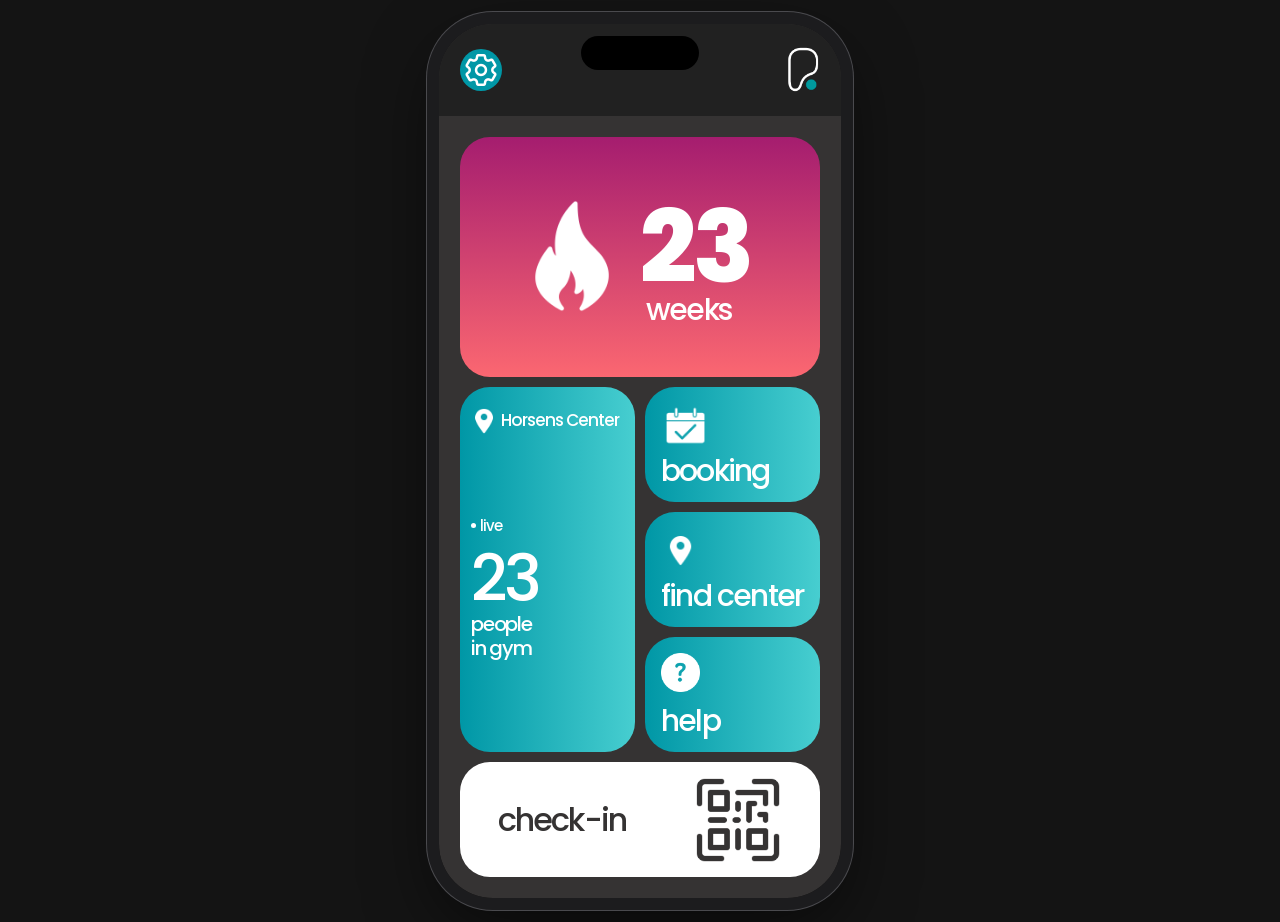
<file: index.html>
<!DOCTYPE html>
<html lang="en">

<head>
    <meta charset="UTF-8">
    <title>PureGym</title>
    <link rel="stylesheet" href="app.css">
</head>

<body>

    <!-- Figma 1:87 — LandingPage -->
    <div class="device">
        <div class="screen">

            <header class="header">
                <!-- Inert. The goal screen is opened by the small gear beside
                     "2/week" on the streak screens, not by this one. -->
                <div class="settings inert">
                    <span class="icon icon-gear"></span>
                </div>
                <img class="logo" src="assets/logo.png" alt="PureGym">
            </header>

            <main class="dashboard">

                <!-- Streak -->
                <a class="tile tile-streak" href="streak-0.html">
                    <span class="icon icon-flame"></span>
                    <span class="streak-count">23</span>
                    <span class="streak-unit">weeks</span>
                </a>

                <!-- Foot traffic  -->
                <a class="tile tile-traffic" href="traffic-23.html">
                    <div class="centre">
                        <span class="icon icon-pin"></span>
                        <span>Horsens Center</span>
                    </div>
                    <div class="live">
                        <span class="live-dot"></span>
                        <span>live</span>
                    </div>
                    <div class="count">23</div>
                    <div class="count-label">people<br>in gym</div>
                </a>

                <!-- Booking -->
                <a class="tile tile-small tile-booking" href="booking.html">
                    <span class="icon icon-calendar"></span>
                    <span class="label">booking</span>
                </a>


                <div class="tile tile-small tile-find">
                    <span class="icon icon-pin"></span>
                    <a class="label" href="https://www.puregym.dk/find-center?gclsrc=aw.ds&gad_source=1&gad_campaignid=21455199071&gbraid=0AAAAADxI8p1xSm8RHSZy8ktOw-5kxCMQ7&gclid=CjwKCAjwiL7VBhA-EiwAhZi9ELnfHE-fHTEl8K2r07Oc8BgGGzz0VVtnp_NaTgES92-imbwt6ZYZ_RoCu78QAvD_BwE">find center</a>
                </div>

                <div class="tile tile-small tile-help">
                    <span class="icon icon-question"></span>
                    <a class="label" href="https://www.puregym.com/help-centre/">help</a>
                </div>

                <div class="tile tile-checkin">
                    <a class="label" href="qr-scan.html">check-in</a>
                    <span class="icon icon-qr"></span>
                </div>

            </main>

        </div>
    </div>

</body>

</html>
</file>
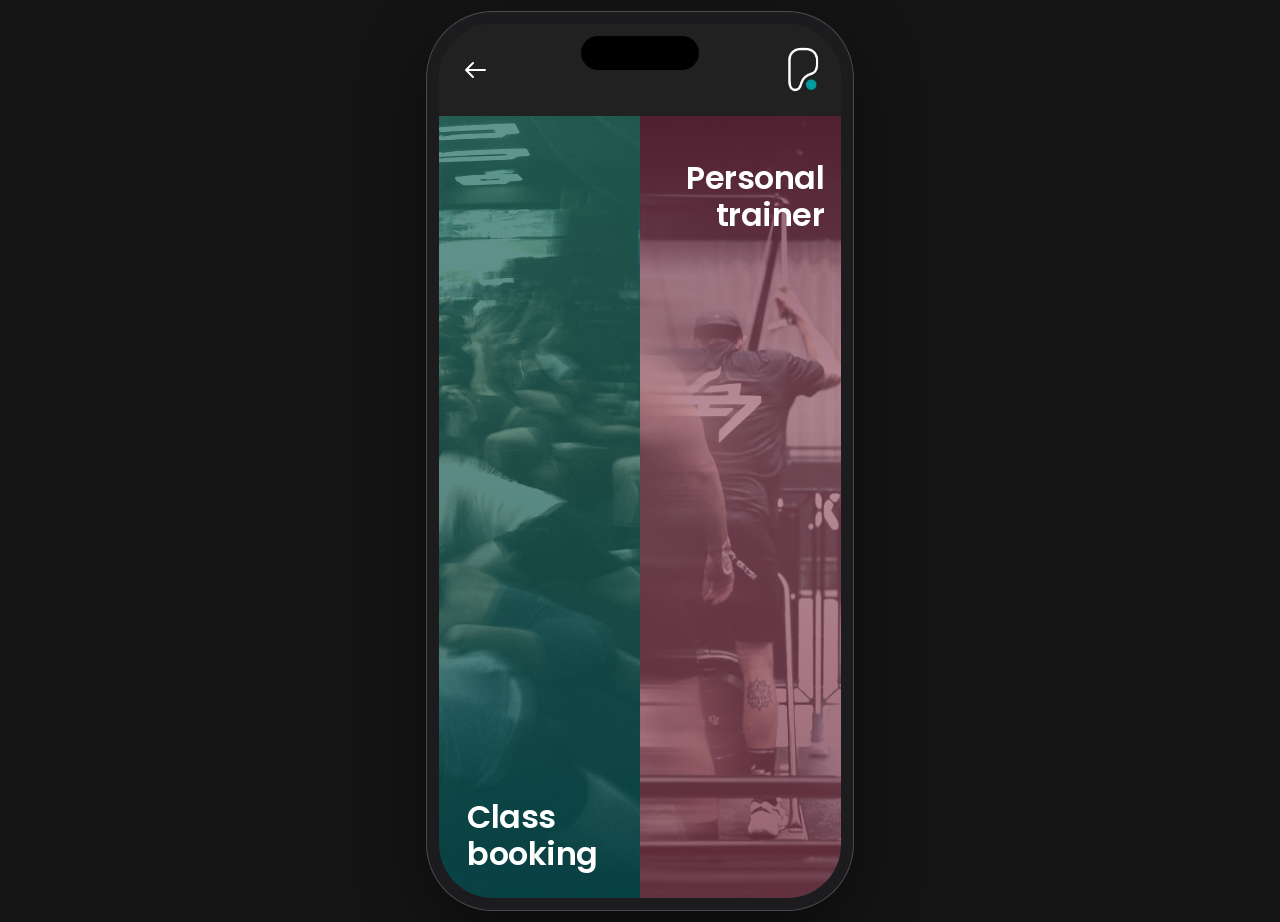
<file: booking.html>
<!DOCTYPE html>
<html lang="en">

<head>
    <meta charset="UTF-8">
    <title>PureGym — Booking</title>

    <link rel="stylesheet" href="app.css">
</head>

<body>

    <!-- Figma 22:366 — Booking.
         Neither half is a hotspot in the prototype, so both are inert. -->
    <div class="device">
        <div class="screen">

            <header class="header">
                <a class="back" href="index.html" aria-label="Go back">
                    <svg viewBox="0 0 30 30" fill="none" aria-hidden="true">
                        <path d="M25 15H6M6 15l7-7M6 15l7 7" stroke="currentColor"
                              stroke-width="2" stroke-linecap="round" stroke-linejoin="round" />
                    </svg>
                </a>
                <img class="logo" src="assets/logo.png" alt="PureGym">
            </header>

            <main class="booking-main">

                <div class="booking-half booking-class inert">
                    <img src="assets/photo-class.png" alt="">
                    <div class="booking-label">Class<br>booking</div>
                </div>

                <div class="booking-half booking-trainer inert">
                    <img src="assets/photo-trainer.png" alt="">
                    <div class="booking-label">Personal<br>trainer</div>
                </div>

            </main>

        </div>
    </div>

</body>

</html>
</file>
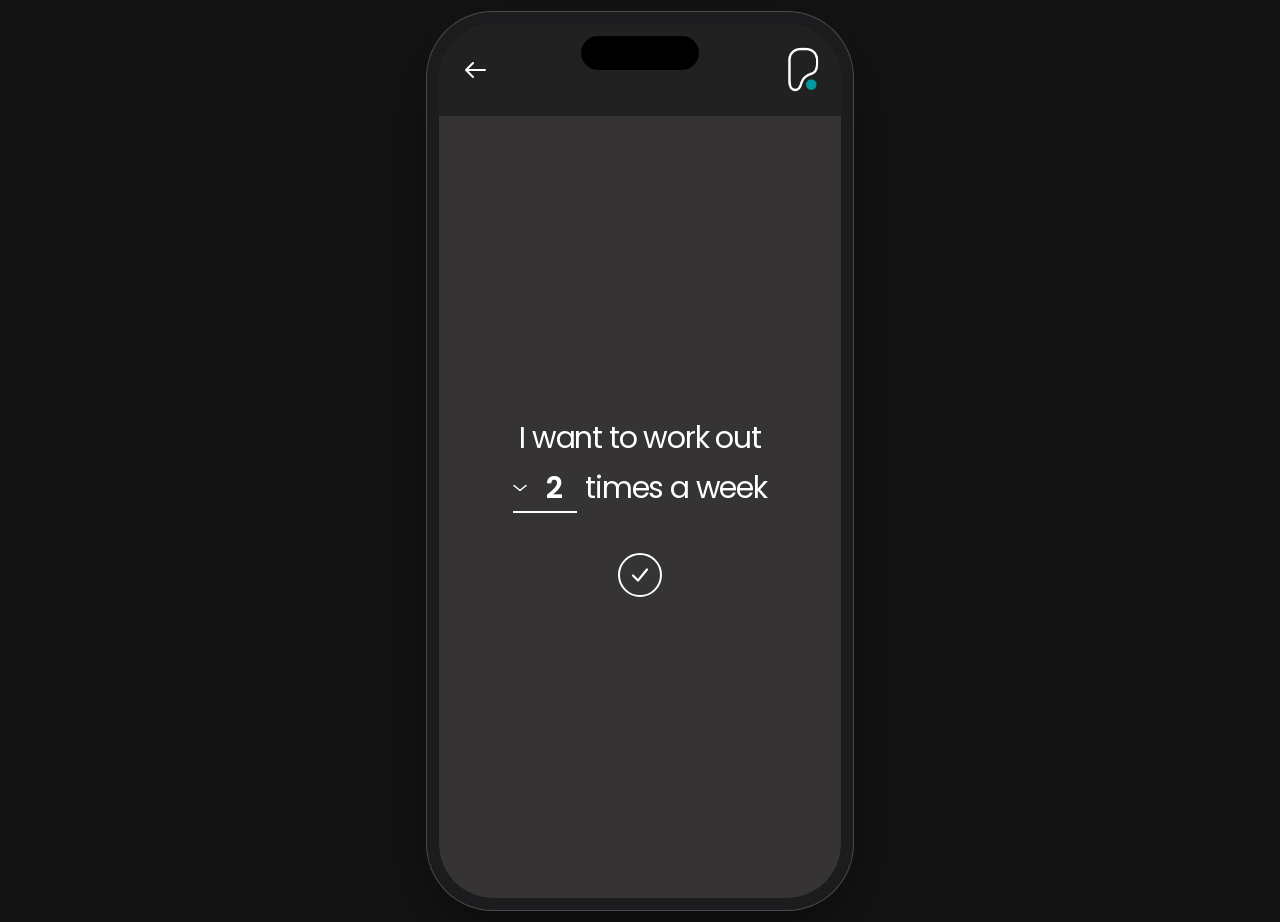
<file: goal.html>
<!DOCTYPE html>
<html lang="en">

<head>
    <meta charset="UTF-8">
    <title>PureGym — Streak goal</title>

    <link rel="stylesheet" href="app.css">
</head>

<body>

    <!-- Figma "StreakTweak".  An orphan frame in the prototype; reached here
         from the settings gear on the home screen. -->
    <div class="device">
        <div class="screen">

            <header class="header">
                <a class="back" href="index.html" aria-label="Go back">
                    <svg viewBox="0 0 30 30" fill="none" aria-hidden="true">
                        <path d="M25 15H6M6 15l7-7M6 15l7 7" stroke="currentColor"
                              stroke-width="2" stroke-linecap="round" stroke-linejoin="round" />
                    </svg>
                </a>
                <img class="logo" src="assets/logo.png" alt="PureGym">
            </header>

            <main class="goal-main">

                <div class="goal-sentence">
                    <span class="goal-line">I want to work out</span>
                    <span class="goal-line">
                        <span class="goal-select">
                            <svg class="chevron" viewBox="0 0 14 8" fill="none" aria-hidden="true">
                                <path d="M1 1.5l6 5 6-5" stroke="currentColor"
                                      stroke-width="1.6" stroke-linecap="round" stroke-linejoin="round" />
                            </svg>
                            <select aria-label="Workouts per week">
                                <option>1</option>
                                <option selected>2</option>
                                <option>3</option>
                                <option>4</option>
                                <option>5</option>
                                <option>6</option>
                                <option>7</option>
                            </select>
                        </span>
                        times a week
                    </span>
                </div>

                <a class="goal-confirm" href="streak-0.html" aria-label="Confirm">
                    <svg viewBox="0 0 22 22" fill="none" aria-hidden="true">
                        <path d="M4 11.5l5 5 9-11" stroke="currentColor"
                              stroke-width="2.2" stroke-linecap="round" stroke-linejoin="round" />
                    </svg>
                </a>

            </main>

        </div>
    </div>

</body>

</html>
</file>
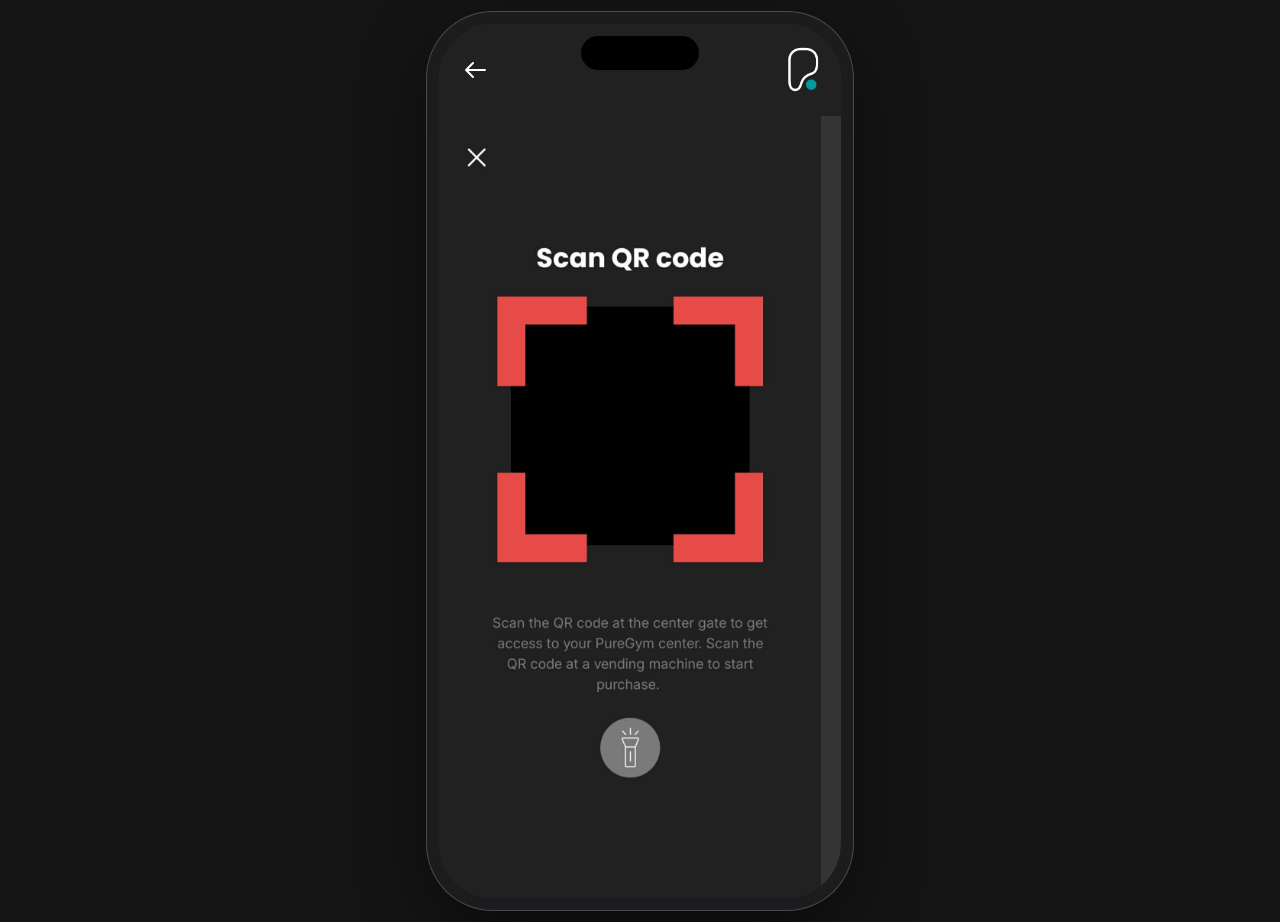
<file: qr-scan.html>
<!DOCTYPE html>
<html lang="en">

<head>
    <meta charset="UTF-8">
    <title>PureGym — Booking</title>

    <link rel="stylesheet" href="app.css">
</head>

<body>

    <!-- Figma 22:366 — Booking.
         Neither half is a hotspot in the prototype, so both are inert. -->
    <div class="device">
        <div class="screen">

            <header class="header">
                <a class="back" href="index.html" aria-label="Go back">
                    <svg viewBox="0 0 30 30" fill="none" aria-hidden="true">
                        <path d="M25 15H6M6 15l7-7M6 15l7 7" stroke="currentColor"
                              stroke-width="2" stroke-linecap="round" stroke-linejoin="round" />
                    </svg>
                </a>
                <img class="logo" src="assets/logo.png" alt="PureGym">
            </header>

            <main class="booking-main">

              <img src="assets/dummyqrscan.jpg">

            </main>

        </div>
    </div>

</body>

</html>
</file>
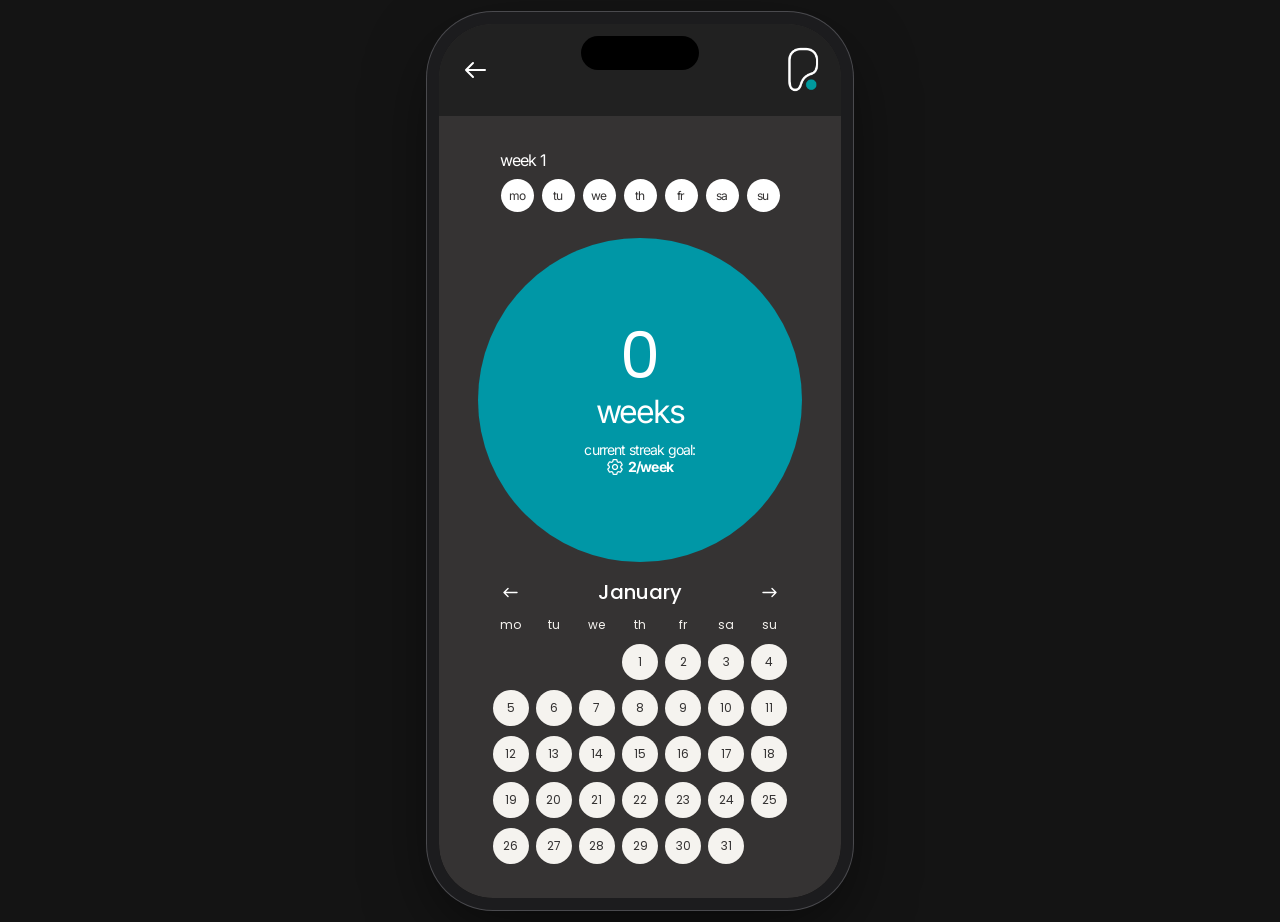
<file: streak-0.html>
<!DOCTYPE html>
<html lang="en">

<head>
    <meta charset="UTF-8">
    <title>PureGym — Streak</title>

    <link rel="stylesheet" href="app.css">
</head>

<body>

    <!-- Figma 14:1232 — NoStreak.  Tap the circle -> 14:1716 -->
    <div class="device">
        <div class="screen">

            <header class="header">
                <a class="back" href="index.html" aria-label="Go back">
                    <svg viewBox="0 0 30 30" fill="none" aria-hidden="true">
                        <path d="M25 15H6M6 15l7-7M6 15l7 7" stroke="currentColor"
                              stroke-width="2" stroke-linecap="round" stroke-linejoin="round" />
                    </svg>
                </a>
                <img class="logo" src="assets/logo.png" alt="PureGym">
            </header>

            <main class="streak-main">

                <div class="week">
                    <div class="week-label">week 1</div>
                    <div class="week-strip">
                        <div class="week-day">mo</div>
                        <div class="week-day">tu</div>
                        <div class="week-day">we</div>
                        <div class="week-day">th</div>
                        <div class="week-day">fr</div>
                        <div class="week-day">sa</div>
                        <div class="week-day">su</div>
                    </div>
                </div>

                <div class="counter">
                    <!-- transparent hotspot: advances to the next streak state -->
                    <a class="counter-hit" href="streak-1.html" aria-label="Next streak state"></a>

                    <div class="counter-value">0</div>
                    <div class="counter-unit">weeks</div>
                    <div class="counter-goal">
                        current streak goal:
                        <span class="goal-value">
                            <a class="goal-gear" href="goal.html" aria-label="Change streak goal">
                                <span class="icon icon-gear"></span>
                            </a>2/week
                        </span>
                    </div>
                </div>

                <div class="calendar">
                    <div class="cal-nav cal-prev">
                        <svg viewBox="0 0 15 12" fill="none" aria-hidden="true">
                            <path d="M14 6H1M1 6l4-4M1 6l4 4" stroke="currentColor"
                                  stroke-width="1.4" stroke-linecap="round" stroke-linejoin="round" />
                        </svg>
                    </div>
                    <div class="cal-month">January</div>
                    <div class="cal-nav cal-next">
                        <svg viewBox="0 0 15 12" fill="none" aria-hidden="true">
                            <path d="M1 6h13M14 6l-4-4M14 6l-4 4" stroke="currentColor"
                                  stroke-width="1.4" stroke-linecap="round" stroke-linejoin="round" />
                        </svg>
                    </div>

                    <div class="cal-weekday">mo</div>
                    <div class="cal-weekday">tu</div>
                    <div class="cal-weekday">we</div>
                    <div class="cal-weekday">th</div>
                    <div class="cal-weekday">fr</div>
                    <div class="cal-weekday">sa</div>
                    <div class="cal-weekday">su</div>

                    <!-- January starts on a Thursday, so three blanks first -->
                    <div class="cal-day is-empty"></div>
                    <div class="cal-day is-empty"></div>
                    <div class="cal-day is-empty"></div>

                    <div class="cal-day">1</div>
                    <div class="cal-day">2</div>
                    <div class="cal-day">3</div>
                    <div class="cal-day">4</div>
                    <div class="cal-day">5</div>
                    <div class="cal-day">6</div>
                    <div class="cal-day">7</div>
                    <div class="cal-day">8</div>
                    <div class="cal-day">9</div>
                    <div class="cal-day">10</div>
                    <div class="cal-day">11</div>
                    <div class="cal-day">12</div>
                    <div class="cal-day">13</div>
                    <div class="cal-day">14</div>
                    <div class="cal-day">15</div>
                    <div class="cal-day">16</div>
                    <div class="cal-day">17</div>
                    <div class="cal-day">18</div>
                    <div class="cal-day">19</div>
                    <div class="cal-day">20</div>
                    <div class="cal-day">21</div>
                    <div class="cal-day">22</div>
                    <div class="cal-day">23</div>
                    <div class="cal-day">24</div>
                    <div class="cal-day">25</div>
                    <div class="cal-day">26</div>
                    <div class="cal-day">27</div>
                    <div class="cal-day">28</div>
                    <div class="cal-day">29</div>
                    <div class="cal-day">30</div>
                    <div class="cal-day">31</div>
                </div>

            </main>

        </div>
    </div>

</body>

</html>
</file>
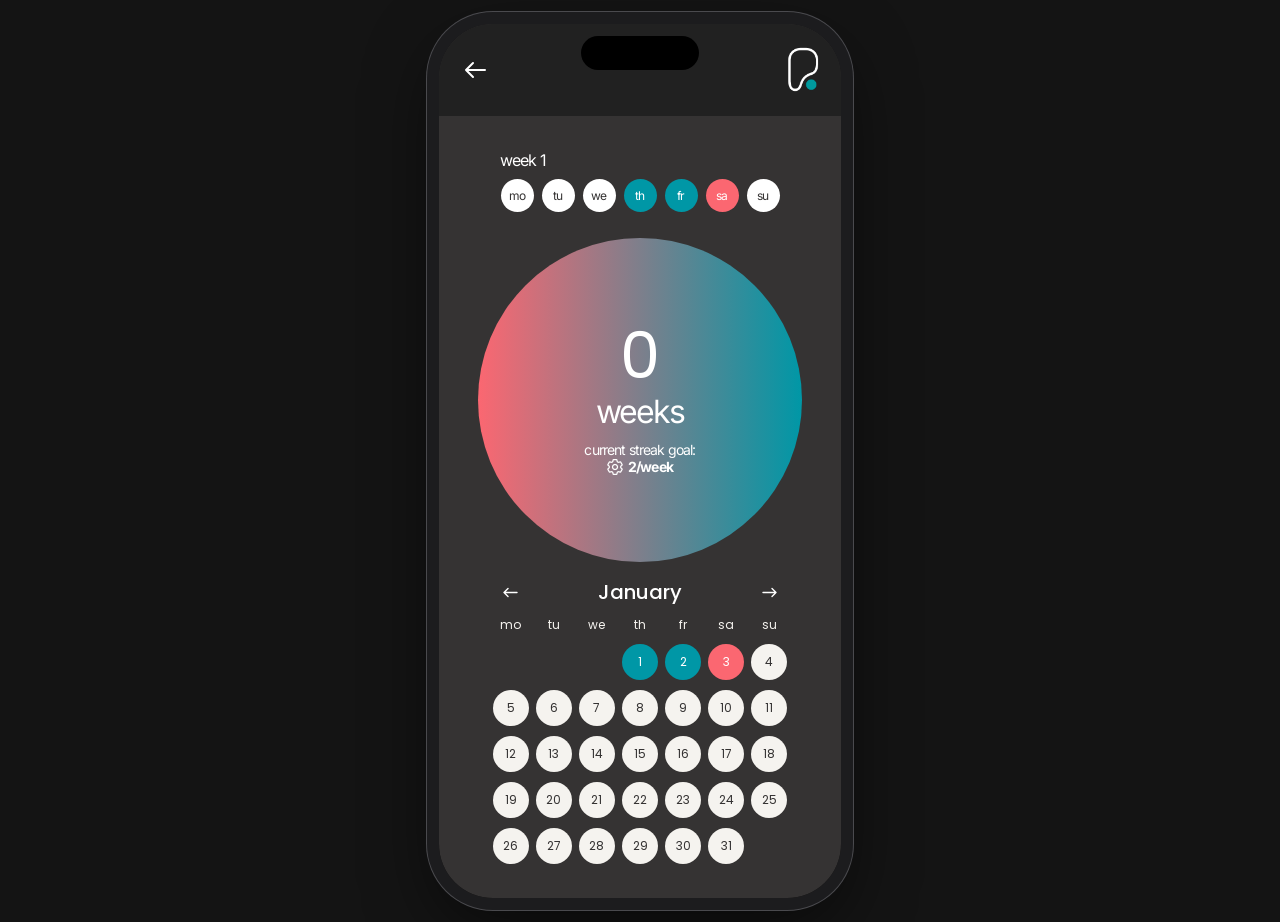
<file: streak-1.html>
<!DOCTYPE html>
<html lang="en">

<head>
    <meta charset="UTF-8">
    <title>PureGym — Streak</title>

    <link rel="stylesheet" href="app.css">
</head>

<body>

    <!-- Figma 14:1716 — MidStreak.  Tap the circle -> 14:1853 -->
    <div class="device">
        <div class="screen">

            <header class="header">
                <a class="back" href="index.html" aria-label="Go back">
                    <svg viewBox="0 0 30 30" fill="none" aria-hidden="true">
                        <path d="M25 15H6M6 15l7-7M6 15l7 7" stroke="currentColor"
                              stroke-width="2" stroke-linecap="round" stroke-linejoin="round" />
                    </svg>
                </a>
                <img class="logo" src="assets/logo.png" alt="PureGym">
            </header>

            <main class="streak-main">

                <div class="week">
                    <div class="week-label">week 1</div>
                    <div class="week-strip">
                        <div class="week-day">mo</div>
                        <div class="week-day">tu</div>
                        <div class="week-day">we</div>
                        <div class="week-day is-teal">th</div>
                        <div class="week-day is-teal">fr</div>
                        <div class="week-day is-pink">sa</div>
                        <div class="week-day">su</div>
                    </div>
                </div>

                <div class="counter is-gradient">
                    <!-- transparent hotspot: advances to the next streak state -->
                    <a class="counter-hit" href="streak-2.html" aria-label="Next streak state"></a>

                    <div class="counter-value">0</div>
                    <div class="counter-unit">weeks</div>
                    <div class="counter-goal">
                        current streak goal:
                        <span class="goal-value">
                            <a class="goal-gear" href="goal.html" aria-label="Change streak goal">
                                <span class="icon icon-gear"></span>
                            </a>2/week
                        </span>
                    </div>
                </div>

                <div class="calendar">
                    <div class="cal-nav cal-prev">
                        <svg viewBox="0 0 15 12" fill="none" aria-hidden="true">
                            <path d="M14 6H1M1 6l4-4M1 6l4 4" stroke="currentColor"
                                  stroke-width="1.4" stroke-linecap="round" stroke-linejoin="round" />
                        </svg>
                    </div>
                    <div class="cal-month">January</div>
                    <div class="cal-nav cal-next">
                        <svg viewBox="0 0 15 12" fill="none" aria-hidden="true">
                            <path d="M1 6h13M14 6l-4-4M14 6l-4 4" stroke="currentColor"
                                  stroke-width="1.4" stroke-linecap="round" stroke-linejoin="round" />
                        </svg>
                    </div>

                    <div class="cal-weekday">mo</div>
                    <div class="cal-weekday">tu</div>
                    <div class="cal-weekday">we</div>
                    <div class="cal-weekday">th</div>
                    <div class="cal-weekday">fr</div>
                    <div class="cal-weekday">sa</div>
                    <div class="cal-weekday">su</div>

                    <!-- January starts on a Thursday, so three blanks first -->
                    <div class="cal-day is-empty"></div>
                    <div class="cal-day is-empty"></div>
                    <div class="cal-day is-empty"></div>

                    <div class="cal-day is-teal">1</div>
                    <div class="cal-day is-teal">2</div>
                    <div class="cal-day is-pink">3</div>
                    <div class="cal-day">4</div>
                    <div class="cal-day">5</div>
                    <div class="cal-day">6</div>
                    <div class="cal-day">7</div>
                    <div class="cal-day">8</div>
                    <div class="cal-day">9</div>
                    <div class="cal-day">10</div>
                    <div class="cal-day">11</div>
                    <div class="cal-day">12</div>
                    <div class="cal-day">13</div>
                    <div class="cal-day">14</div>
                    <div class="cal-day">15</div>
                    <div class="cal-day">16</div>
                    <div class="cal-day">17</div>
                    <div class="cal-day">18</div>
                    <div class="cal-day">19</div>
                    <div class="cal-day">20</div>
                    <div class="cal-day">21</div>
                    <div class="cal-day">22</div>
                    <div class="cal-day">23</div>
                    <div class="cal-day">24</div>
                    <div class="cal-day">25</div>
                    <div class="cal-day">26</div>
                    <div class="cal-day">27</div>
                    <div class="cal-day">28</div>
                    <div class="cal-day">29</div>
                    <div class="cal-day">30</div>
                    <div class="cal-day">31</div>
                </div>

            </main>

        </div>
    </div>

</body>

</html>
</file>
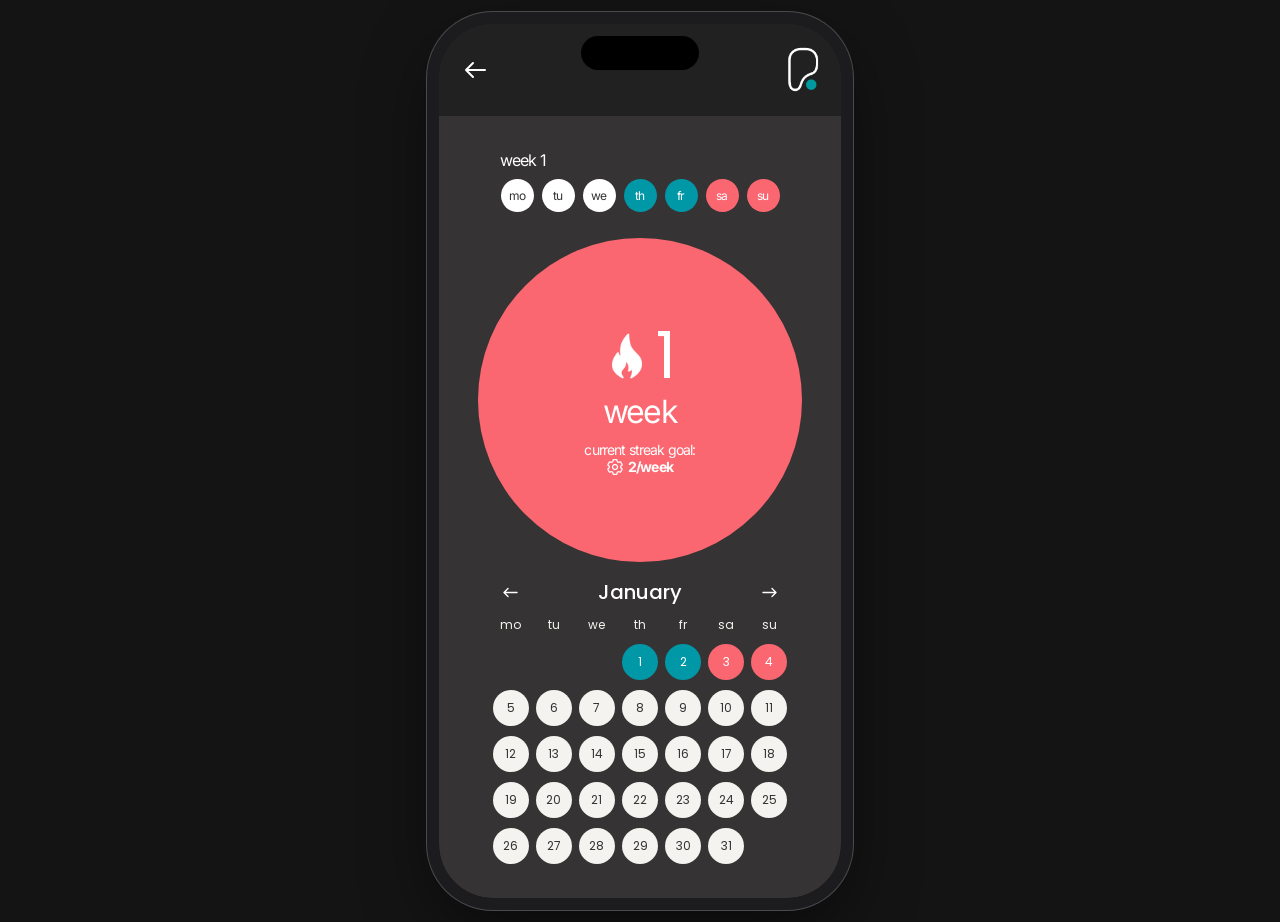
<file: streak-2.html>
<!DOCTYPE html>
<html lang="en">

<head>
    <meta charset="UTF-8">
    <title>PureGym — Streak</title>

    <link rel="stylesheet" href="app.css">
</head>

<body>

    <!-- Figma 14:1853 — FullStreak.  End of the streak chain: back only. -->
    <div class="device">
        <div class="screen">

            <header class="header">
                <a class="back" href="index.html" aria-label="Go back">
                    <svg viewBox="0 0 30 30" fill="none" aria-hidden="true">
                        <path d="M25 15H6M6 15l7-7M6 15l7 7" stroke="currentColor"
                              stroke-width="2" stroke-linecap="round" stroke-linejoin="round" />
                    </svg>
                </a>
                <img class="logo" src="assets/logo.png" alt="PureGym">
            </header>

            <main class="streak-main">

                <div class="week">
                    <div class="week-label">week 1</div>
                    <div class="week-strip">
                        <div class="week-day">mo</div>
                        <div class="week-day">tu</div>
                        <div class="week-day">we</div>
                        <div class="week-day is-teal">th</div>
                        <div class="week-day is-teal">fr</div>
                        <div class="week-day is-pink">sa</div>
                        <div class="week-day is-pink">su</div>
                    </div>
                </div>

                <div class="counter is-pink">
                    <div class="counter-value">
                        <span class="icon icon-flame"></span>1
                    </div>
                    <div class="counter-unit">week</div>
                    <div class="counter-goal">
                        current streak goal:
                        <span class="goal-value">
                            <a class="goal-gear" href="goal.html" aria-label="Change streak goal">
                                <span class="icon icon-gear"></span>
                            </a>2/week
                        </span>
                    </div>
                </div>

                <div class="calendar">
                    <div class="cal-nav cal-prev">
                        <svg viewBox="0 0 15 12" fill="none" aria-hidden="true">
                            <path d="M14 6H1M1 6l4-4M1 6l4 4" stroke="currentColor"
                                  stroke-width="1.4" stroke-linecap="round" stroke-linejoin="round" />
                        </svg>
                    </div>
                    <div class="cal-month">January</div>
                    <div class="cal-nav cal-next">
                        <svg viewBox="0 0 15 12" fill="none" aria-hidden="true">
                            <path d="M1 6h13M14 6l-4-4M14 6l-4 4" stroke="currentColor"
                                  stroke-width="1.4" stroke-linecap="round" stroke-linejoin="round" />
                        </svg>
                    </div>

                    <div class="cal-weekday">mo</div>
                    <div class="cal-weekday">tu</div>
                    <div class="cal-weekday">we</div>
                    <div class="cal-weekday">th</div>
                    <div class="cal-weekday">fr</div>
                    <div class="cal-weekday">sa</div>
                    <div class="cal-weekday">su</div>

                    <!-- January starts on a Thursday, so three blanks first -->
                    <div class="cal-day is-empty"></div>
                    <div class="cal-day is-empty"></div>
                    <div class="cal-day is-empty"></div>

                    <div class="cal-day is-teal">1</div>
                    <div class="cal-day is-teal">2</div>
                    <div class="cal-day is-pink">3</div>
                    <div class="cal-day is-pink">4</div>
                    <div class="cal-day">5</div>
                    <div class="cal-day">6</div>
                    <div class="cal-day">7</div>
                    <div class="cal-day">8</div>
                    <div class="cal-day">9</div>
                    <div class="cal-day">10</div>
                    <div class="cal-day">11</div>
                    <div class="cal-day">12</div>
                    <div class="cal-day">13</div>
                    <div class="cal-day">14</div>
                    <div class="cal-day">15</div>
                    <div class="cal-day">16</div>
                    <div class="cal-day">17</div>
                    <div class="cal-day">18</div>
                    <div class="cal-day">19</div>
                    <div class="cal-day">20</div>
                    <div class="cal-day">21</div>
                    <div class="cal-day">22</div>
                    <div class="cal-day">23</div>
                    <div class="cal-day">24</div>
                    <div class="cal-day">25</div>
                    <div class="cal-day">26</div>
                    <div class="cal-day">27</div>
                    <div class="cal-day">28</div>
                    <div class="cal-day">29</div>
                    <div class="cal-day">30</div>
                    <div class="cal-day">31</div>
                </div>

            </main>

        </div>
    </div>

</body>

</html>
</file>
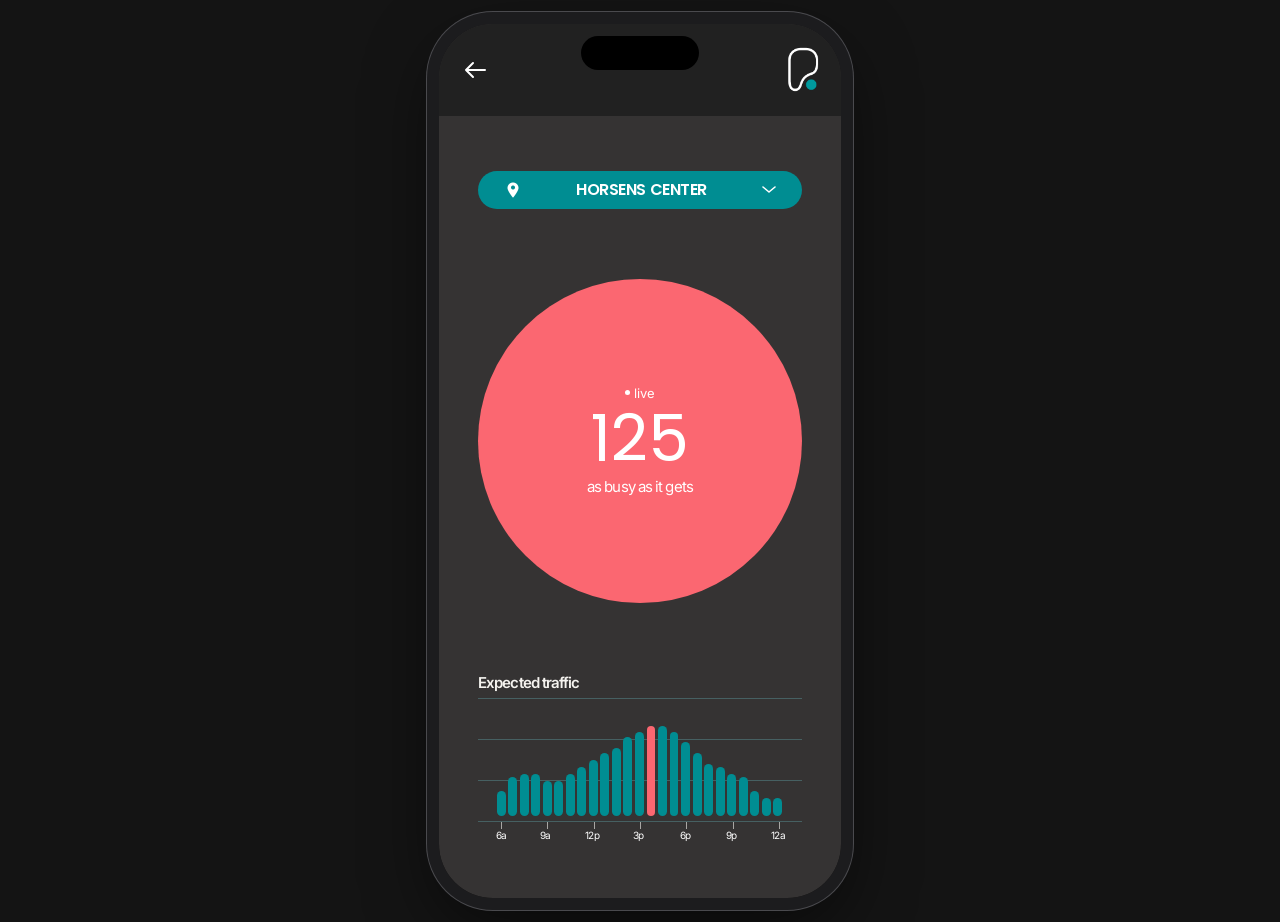
<file: traffic-125.html>
<!DOCTYPE html>
<html lang="en">

<head>
    <meta charset="UTF-8">
    <title>PureGym — Foot traffic</title>

    <link rel="stylesheet" href="app.css">
</head>

<body>

    <!-- Figma 14:1069 — VeryBusy.  End of the traffic chain: back only. -->
    <div class="device">
        <div class="screen">

            <header class="header">
                <a class="back" href="index.html" aria-label="Go back">
                    <svg viewBox="0 0 30 30" fill="none" aria-hidden="true">
                        <path d="M25 15H6M6 15l7-7M6 15l7 7" stroke="currentColor"
                              stroke-width="2" stroke-linecap="round" stroke-linejoin="round" />
                    </svg>
                </a>
                <img class="logo" src="assets/logo.png" alt="PureGym">
            </header>

            <main class="traffic-main">

                <div class="gym-pill inert">
                    <span class="icon icon-pin"></span>
                    <span class="name">HORSENS CENTER</span>
                    <svg class="chevron" viewBox="0 0 14 7" fill="none" aria-hidden="true">
                        <path d="M1 1l6 5 6-5" stroke="currentColor"
                              stroke-width="1.6" stroke-linecap="round" stroke-linejoin="round" />
                    </svg>
                </div>

                <div class="traffic-circle is-busy">
                    <div class="live">
                        <span class="live-dot"></span>live
                    </div>
                    <div class="count">125</div>
                    <div class="status">as busy as it gets</div>
                </div>

                <div class="expected">
                    <div class="expected-title">Expected traffic</div>

                    <!-- 25 bars; heights come from .bar:nth-child() in app.css.
                         is-now marks the current hour. -->
                    <div class="chart">
                        <div class="bars">
                            <div class="bar"></div>
                            <div class="bar"></div>
                            <div class="bar"></div>
                            <div class="bar"></div>
                            <div class="bar"></div>
                            <div class="bar"></div>
                            <div class="bar"></div>
                            <div class="bar"></div>
                            <div class="bar"></div>
                            <div class="bar"></div>
                            <div class="bar"></div>
                            <div class="bar"></div>
                            <div class="bar"></div>
                            <div class="bar is-now"></div>
                            <div class="bar"></div>
                            <div class="bar"></div>
                            <div class="bar"></div>
                            <div class="bar"></div>
                            <div class="bar"></div>
                            <div class="bar"></div>
                            <div class="bar"></div>
                            <div class="bar"></div>
                            <div class="bar"></div>
                            <div class="bar"></div>
                            <div class="bar"></div>
                        </div>
                    </div>

                    <div class="ticks">
                        <div class="tick"></div>
                        <div class="tick"></div>
                        <div class="tick"></div>
                        <div class="tick"></div>
                        <div class="tick"></div>
                        <div class="tick"></div>
                        <div class="tick"></div>
                    </div>

                    <div class="time-labels">
                        <span>6a</span>
                        <span>9a</span>
                        <span>12p</span>
                        <span>3p</span>
                        <span>6p</span>
                        <span>9p</span>
                        <span>12a</span>
                    </div>
                </div>

            </main>

        </div>
    </div>

</body>

</html>
</file>
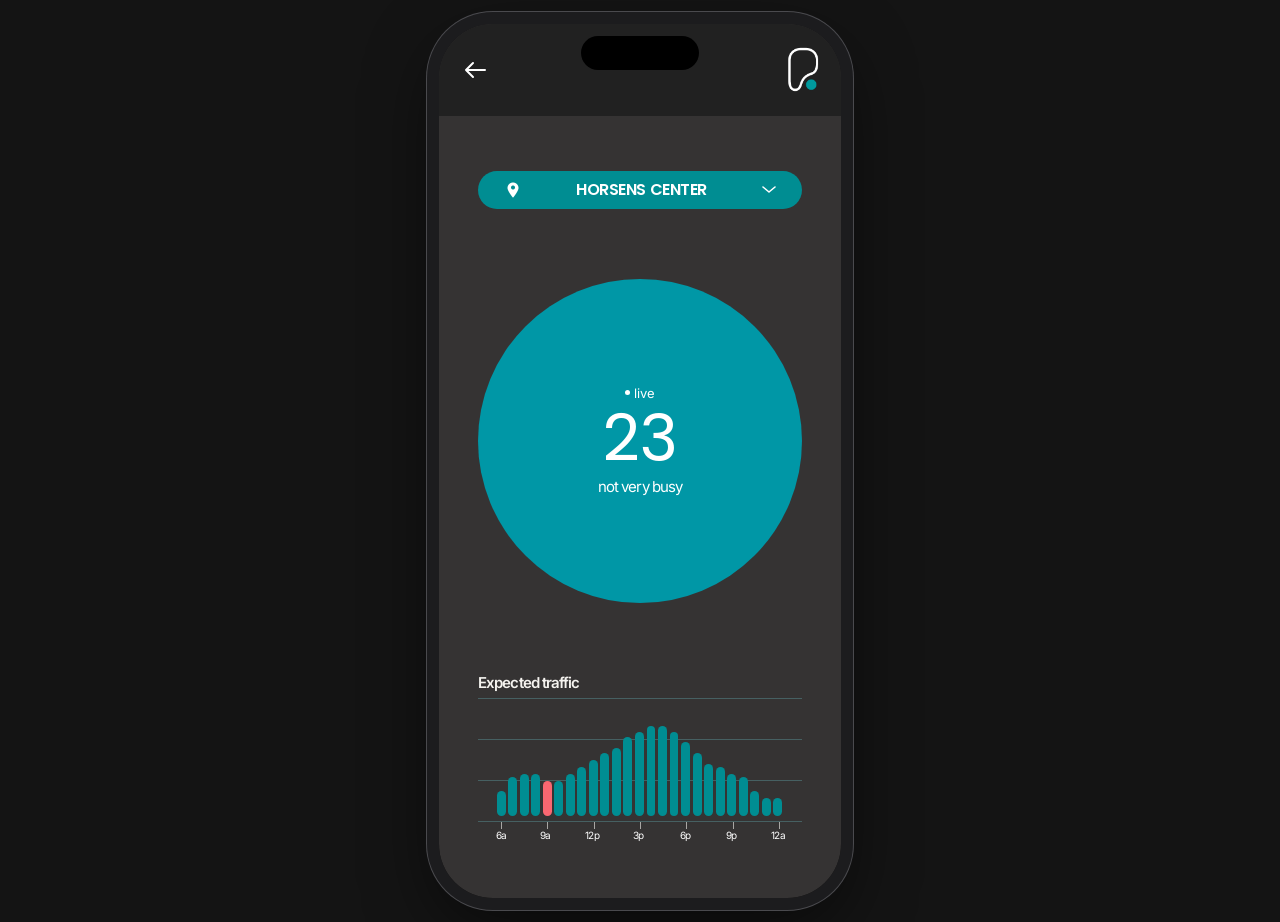
<file: traffic-23.html>
<!DOCTYPE html>
<html lang="en">

<head>
    <meta charset="UTF-8">
    <title>PureGym — Foot traffic</title>

    <link rel="stylesheet" href="app.css">
</head>

<body>

    <!-- Figma 14:931 — NotVeryBusy.  Tap the circle -> 14:1000 -->
    <div class="device">
        <div class="screen">

            <header class="header">
                <a class="back" href="index.html" aria-label="Go back">
                    <svg viewBox="0 0 30 30" fill="none" aria-hidden="true">
                        <path d="M25 15H6M6 15l7-7M6 15l7 7" stroke="currentColor"
                              stroke-width="2" stroke-linecap="round" stroke-linejoin="round" />
                    </svg>
                </a>
                <img class="logo" src="assets/logo.png" alt="PureGym">
            </header>

            <main class="traffic-main">

                <div class="gym-pill inert">
                    <span class="icon icon-pin"></span>
                    <span class="name">HORSENS CENTER</span>
                    <svg class="chevron" viewBox="0 0 14 7" fill="none" aria-hidden="true">
                        <path d="M1 1l6 5 6-5" stroke="currentColor"
                              stroke-width="1.6" stroke-linecap="round" stroke-linejoin="round" />
                    </svg>
                </div>

                <a class="traffic-circle" href="traffic-54.html">
                    <div class="live">
                        <span class="live-dot"></span>live
                    </div>
                    <div class="count">23</div>
                    <div class="status">not very busy</div>
                </a>

                <div class="expected">
                    <div class="expected-title">Expected traffic</div>

                    <!-- 25 bars; heights come from .bar:nth-child() in app.css.
                         is-now marks the current hour. -->
                    <div class="chart">
                        <div class="bars">
                            <div class="bar"></div>
                            <div class="bar"></div>
                            <div class="bar"></div>
                            <div class="bar"></div>
                            <div class="bar is-now"></div>
                            <div class="bar"></div>
                            <div class="bar"></div>
                            <div class="bar"></div>
                            <div class="bar"></div>
                            <div class="bar"></div>
                            <div class="bar"></div>
                            <div class="bar"></div>
                            <div class="bar"></div>
                            <div class="bar"></div>
                            <div class="bar"></div>
                            <div class="bar"></div>
                            <div class="bar"></div>
                            <div class="bar"></div>
                            <div class="bar"></div>
                            <div class="bar"></div>
                            <div class="bar"></div>
                            <div class="bar"></div>
                            <div class="bar"></div>
                            <div class="bar"></div>
                            <div class="bar"></div>
                        </div>
                    </div>

                    <div class="ticks">
                        <div class="tick"></div>
                        <div class="tick"></div>
                        <div class="tick"></div>
                        <div class="tick"></div>
                        <div class="tick"></div>
                        <div class="tick"></div>
                        <div class="tick"></div>
                    </div>

                    <div class="time-labels">
                        <span>6a</span>
                        <span>9a</span>
                        <span>12p</span>
                        <span>3p</span>
                        <span>6p</span>
                        <span>9p</span>
                        <span>12a</span>
                    </div>
                </div>

            </main>

        </div>
    </div>

</body>

</html>
</file>
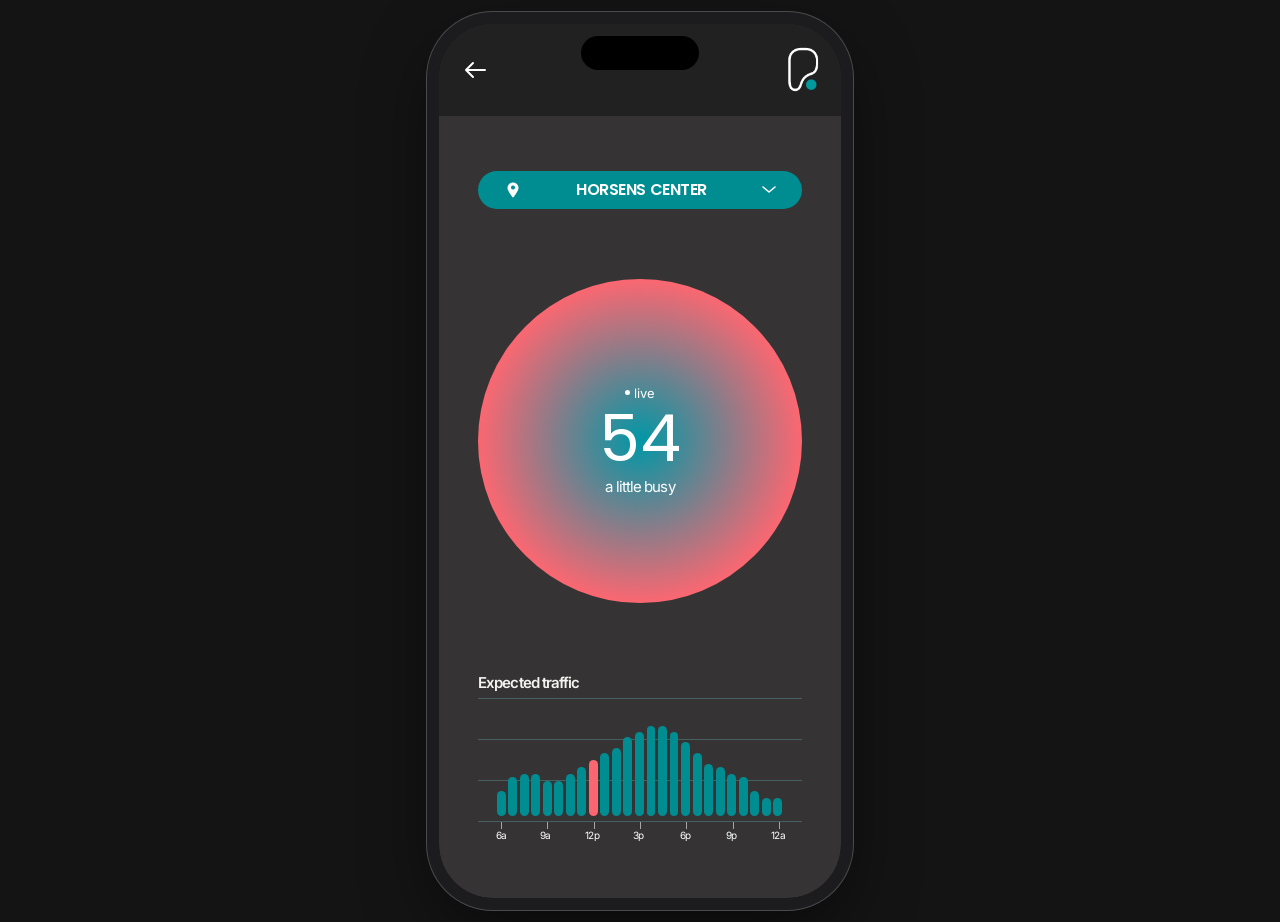
<file: traffic-54.html>
<!DOCTYPE html>
<html lang="en">

<head>
    <meta charset="UTF-8">
    <title>PureGym — Foot traffic</title>

    <link rel="stylesheet" href="app.css">
</head>

<body>

    <!-- Figma 14:1000 — LittleBusy.  Tap the circle -> 14:1069 -->
    <div class="device">
        <div class="screen">

            <header class="header">
                <a class="back" href="index.html" aria-label="Go back">
                    <svg viewBox="0 0 30 30" fill="none" aria-hidden="true">
                        <path d="M25 15H6M6 15l7-7M6 15l7 7" stroke="currentColor"
                              stroke-width="2" stroke-linecap="round" stroke-linejoin="round" />
                    </svg>
                </a>
                <img class="logo" src="assets/logo.png" alt="PureGym">
            </header>

            <main class="traffic-main">

                <div class="gym-pill inert">
                    <span class="icon icon-pin"></span>
                    <span class="name">HORSENS CENTER</span>
                    <svg class="chevron" viewBox="0 0 14 7" fill="none" aria-hidden="true">
                        <path d="M1 1l6 5 6-5" stroke="currentColor"
                              stroke-width="1.6" stroke-linecap="round" stroke-linejoin="round" />
                    </svg>
                </div>

                <a class="traffic-circle is-mid" href="traffic-125.html">
                    <div class="live">
                        <span class="live-dot"></span>live
                    </div>
                    <div class="count">54</div>
                    <div class="status">a little busy</div>
                </a>

                <div class="expected">
                    <div class="expected-title">Expected traffic</div>

                    <!-- 25 bars; heights come from .bar:nth-child() in app.css.
                         is-now marks the current hour. -->
                    <div class="chart">
                        <div class="bars">
                            <div class="bar"></div>
                            <div class="bar"></div>
                            <div class="bar"></div>
                            <div class="bar"></div>
                            <div class="bar"></div>
                            <div class="bar"></div>
                            <div class="bar"></div>
                            <div class="bar"></div>
                            <div class="bar is-now"></div>
                            <div class="bar"></div>
                            <div class="bar"></div>
                            <div class="bar"></div>
                            <div class="bar"></div>
                            <div class="bar"></div>
                            <div class="bar"></div>
                            <div class="bar"></div>
                            <div class="bar"></div>
                            <div class="bar"></div>
                            <div class="bar"></div>
                            <div class="bar"></div>
                            <div class="bar"></div>
                            <div class="bar"></div>
                            <div class="bar"></div>
                            <div class="bar"></div>
                            <div class="bar"></div>
                        </div>
                    </div>

                    <div class="ticks">
                        <div class="tick"></div>
                        <div class="tick"></div>
                        <div class="tick"></div>
                        <div class="tick"></div>
                        <div class="tick"></div>
                        <div class="tick"></div>
                        <div class="tick"></div>
                    </div>

                    <div class="time-labels">
                        <span>6a</span>
                        <span>9a</span>
                        <span>12p</span>
                        <span>3p</span>
                        <span>6p</span>
                        <span>9p</span>
                        <span>12a</span>
                    </div>
                </div>

            </main>

        </div>
    </div>

</body>

</html>
</file>
<file: app.css>
/* ==========================================================================
   PureGym demo — single stylesheet for every screen.

   Locked to ONE viewport: 402 x 874 (iPhone 16 Pro), which is the exact
   frame size used in Figma. This is a presentation build, so it is
   deliberately NOT responsive: there are no media queries and no vw/vh/%
   sizing. Every number below is an absolute px value taken from the
   Figma file, which is what keeps it matching the design.

   Figma: FinalPagesProto — file key XmRz60JkwUVptAMBmSKonT
   ========================================================================== */


/* --------------------------------------------------------------------------
   Fonts

   Self-hosted on purpose. Pulling these from Google Fonts means a flaky
   connection in the presentation room silently drops the whole demo back to
   Arial, which looks nothing like the design. These load from disk, so the
   demo renders correctly with no network at all.
   -------------------------------------------------------------------------- */

@font-face {
    font-family: "Poppins";
    font-style: normal;
    font-weight: 400;
    font-display: block;
    src: url("assets/fonts/poppins-400.woff2") format("woff2");
}

@font-face {
    font-family: "Poppins";
    font-style: normal;
    font-weight: 500;
    font-display: block;
    src: url("assets/fonts/poppins-500.woff2") format("woff2");
}

@font-face {
    font-family: "Poppins";
    font-style: normal;
    font-weight: 600;
    font-display: block;
    src: url("assets/fonts/poppins-600.woff2") format("woff2");
}

@font-face {
    font-family: "Poppins";
    font-style: normal;
    font-weight: 800;
    font-display: block;
    src: url("assets/fonts/poppins-800.woff2") format("woff2");
}

/* Inter ships as a single variable font covering the whole weight range. */
@font-face {
    font-family: "Inter";
    font-style: normal;
    font-weight: 100 900;
    font-display: block;
    src: url("assets/fonts/inter-var.woff2") format("woff2");
}


/* --------------------------------------------------------------------------
   Design tokens
   -------------------------------------------------------------------------- */

:root {
    /* Frame */
    --screen-w: 402px;
    --screen-h: 874px;
    --header-h: 92px;
    --main-h: 782px;

    /* Surfaces */
    --bg: #353333;
    --header-bg: #212121;
    --cream: #f5f3ef;

    /* Brand */
    --teal: #0097a6;
    --teal-light: #47ced0;
    --teal-deep: #008d92;
    --pink: #fb6771;
    --magenta: #a51d6f;

    /* Gradients */
    --grad-teal: linear-gradient(90deg, #0097a6 0%, #47ced0 100%);
    --grad-pink: linear-gradient(180deg, #a51d6f 0%, #fb6771 100%);
    --grad-half: linear-gradient(90deg, #fb6771 0%, #0097a6 100%);
    /* closest-side, so the gradient finishes exactly at the circle's edge.
       The default (farthest-corner) would only reach ~71% of the way by the
       time it hits the visible rim, leaving the whole circle too teal. */
    --grad-radial: radial-gradient(circle closest-side at 50% 50%, #0097a6 0%, #fb6771 100%);

    --radius-card: 30px;
}


/* --------------------------------------------------------------------------
   Reset
   -------------------------------------------------------------------------- */

* {
    margin: 0;
    padding: 0;
    box-sizing: border-box;
}

a {
    text-decoration: none;
    color: inherit;
    -webkit-tap-highlight-color: transparent;
}

button {
    font: inherit;
    color: inherit;
    background: none;
    border: 0;
    cursor: pointer;
}

img {
    display: block;
}


/* --------------------------------------------------------------------------
   Page + device frame

   The demo runs in a laptop browser, so the screen sits inside a phone
   bezel. The bezel is drawn entirely with box-shadow rings, which means it
   adds no layout size — the screen stays exactly 402 x 874.
   To drop the bezel, delete the box-shadow and border-radius on .device.
   -------------------------------------------------------------------------- */

/* Centred with margin:auto on the child rather than align-items/justify-content.
   Those clip the top of an over-tall child on a short window; auto margins
   don't, so the phone stays fully reachable on any laptop. The padding keeps
   the bezel's shadow off the window edges. */
body {
    min-height: 100vh;
    background: #141414;
    display: flex;
    padding: 24px;
    font-family: "Poppins", "Inter", Arial, sans-serif;
    -webkit-font-smoothing: antialiased;
}

.device {
    position: relative;
    margin: auto;
    flex-shrink: 0;
    width: var(--screen-w);
    height: var(--screen-h);
    border-radius: 54px;
    overflow: hidden;
    background: #000;
    box-shadow:
        0 0 0 12px #1c1c1e,
        0 0 0 13px #4a4a4e,
        0 24px 70px rgba(0, 0, 0, 0.6);
}

/* Dynamic island */
.device::after {
    content: "";
    position: absolute;
    top: 12px;
    left: 50%;
    transform: translateX(-50%);
    width: 118px;
    height: 34px;
    border-radius: 20px;
    background: #000;
    pointer-events: none;
    z-index: 50;
}

.screen {
    position: relative;
    width: var(--screen-w);
    height: var(--screen-h);
    background: var(--bg);
    color: #fff;
    overflow: hidden;
}


/* --------------------------------------------------------------------------
   Icons

   The Figma icons are exported as alpha masks, so they are applied with
   mask-image and tinted via currentColor. That keeps them crisp at any
   size and lets one file serve both white and dark treatments.
   -------------------------------------------------------------------------- */

.icon {
    display: block;
    background-color: currentColor;
    -webkit-mask-repeat: no-repeat;
    mask-repeat: no-repeat;
    -webkit-mask-position: center;
    mask-position: center;
    -webkit-mask-size: contain;
    mask-size: contain;
}

.icon-gear {
    -webkit-mask-image: url("assets/icon-gear.png");
    mask-image: url("assets/icon-gear.png");
}

.icon-flame {
    -webkit-mask-image: url("assets/icon-flame.png");
    mask-image: url("assets/icon-flame.png");
}

.icon-pin {
    -webkit-mask-image: url("assets/icon-pin.png");
    mask-image: url("assets/icon-pin.png");
}

.icon-calendar {
    -webkit-mask-image: url("assets/icon-calendar.png");
    mask-image: url("assets/icon-calendar.png");
}

.icon-question {
    -webkit-mask-image: url("assets/icon-question.png");
    mask-image: url("assets/icon-question.png");
}

.icon-qr {
    -webkit-mask-image: url("assets/icon-qr.png");
    mask-image: url("assets/icon-qr.png");
}


/* --------------------------------------------------------------------------
   Header — shared by every screen
   -------------------------------------------------------------------------- */

.header {
    height: var(--header-h);
    background: var(--header-bg);
    display: flex;
    align-items: center;
    justify-content: space-between;
    padding: 0 21px;
    position: relative;
    z-index: 10;
}

.header .logo {
    width: 34px;
    height: 50px;
    object-fit: contain;
}

/* Settings button — home screen only */
.settings {
    width: 42px;
    height: 42px;
    border-radius: 50%;
    background: var(--teal);
    display: flex;
    align-items: center;
    justify-content: center;
    flex-shrink: 0;
}

.settings .icon {
    width: 32px;
    height: 32px;
    color: #fff;
}

/* Back arrow — every sub-screen */
.back {
    width: 30px;
    height: 30px;
    display: flex;
    align-items: center;
    justify-content: center;
    color: #fff;
    flex-shrink: 0;
}

.back svg {
    width: 30px;
    height: 30px;
    display: block;
}

/* Tiles that are decorative in the prototype, not links */
.inert {
    cursor: default;
}


/* ==========================================================================
   HOME  (Figma 1:87 — LandingPage)
   ========================================================================== */

.dashboard {
    height: var(--main-h);
    padding: 21px;
    display: grid;
    grid-template-columns: 175px 175px;
    grid-template-rows: repeat(6, 115px);
    gap: 10px;
}

.tile {
    position: relative;
    border-radius: var(--radius-card);
    overflow: hidden;
    background: var(--grad-teal);
}

/* --- streak tile --- */

.tile-streak {
    grid-column: 1 / 3;
    grid-row: 1 / 3;
    background: var(--grad-pink);
}

.tile-streak .icon-flame {
    position: absolute;
    left: 56px;
    top: 41px;
    width: 112px;
    height: 155px;
    color: #fff;
}

.tile-streak .streak-count {
    position: absolute;
    left: 180px;
    top: 60px;
    font-weight: 800;
    font-size: 100px;
    line-height: 1;
    letter-spacing: -4px;
}

.tile-streak .streak-unit {
    position: absolute;
    left: 186px;
    top: 158px;
    font-weight: 500;
    font-size: 30px;
    line-height: 1;
    letter-spacing: -1.8px;
}

/* --- foot traffic tile --- */

.tile-traffic {
    grid-column: 1;
    grid-row: 3 / 6;
    padding: 20px 11px;
}

.tile-traffic .centre {
    display: flex;
    align-items: center;
    gap: 4px;
}

.tile-traffic .centre .icon {
    width: 26px;
    height: 28px;
    color: #fff;
    flex-shrink: 0;
}

.tile-traffic .centre span {
    font-weight: 500;
    font-size: 17px;
    line-height: 1.05;
    letter-spacing: -1.02px;
}

.tile-traffic .live {
    display: flex;
    align-items: center;
    gap: 4px;
    margin-top: 79px;
}

.tile-traffic .live-dot {
    width: 5px;
    height: 5px;
    border-radius: 50%;
    background: #fff;
    flex-shrink: 0;
}

.tile-traffic .live span {
    font-weight: 500;
    font-size: 15px;
    letter-spacing: -0.9px;
}

.tile-traffic .count {
    margin-top: 8px;
    font-weight: 500;
    font-size: 64px;
    line-height: 1.05;
    letter-spacing: -3.84px;
}

.tile-traffic .count-label {
    font-weight: 500;
    font-size: 20px;
    line-height: 1.21;
    letter-spacing: -1.2px;
}

/* --- small tiles: booking / find centre / help --- */

.tile-small {
    grid-column: 2;
    padding: 16px;
    display: flex;
    flex-direction: column;
    justify-content: space-between;
}

.tile-booking {
    grid-row: 3;
}

.tile-find {
    grid-row: 4;
}

.tile-help {
    grid-row: 5;
}

.tile-small .icon {
    color: #fff;
    flex-shrink: 0;
}

.tile-booking .icon {
    width: 49px;
    height: 45px;
}

.tile-find .icon {
    width: 31px;
    height: 44px;
    margin-left: 4px;
}

.tile-help .icon {
    width: 39px;
    height: 39px;
}

.tile-small .label {
    font-weight: 500;
    font-size: 30px;
    line-height: 1;
    letter-spacing: -1.8px;
}

/* --- check-in --- */

.tile-checkin {
    grid-column: 1 / 3;
    grid-row: 6;
    background: #fff;
    color: #353333;
    display: flex;
    align-items: center;
    justify-content: center;
    gap: 68px;
    padding: 13px 35px;
}

.tile-checkin .label {
    font-weight: 500;
    font-size: 32px;
    letter-spacing: -1.92px;
}

.tile-checkin .icon {
    width: 88px;
    height: 88px;
    color: #353333;
}


/* ==========================================================================
   STREAK  (Figma 14:1232 / 14:1716 / 14:1853)
   ========================================================================== */

.streak-main {
    height: var(--main-h);
    padding: 34px 18px;
    display: flex;
    flex-direction: column;
    align-items: center;
    justify-content: space-between;
}

/* --- current week strip --- */

.week {
    display: flex;
    flex-direction: column;
    align-items: flex-start;
}

.week-label {
    font-family: "Inter", sans-serif;
    font-size: 16px;
    letter-spacing: -0.96px;
}

.week-strip {
    width: 280px;
    height: 51px;
    display: flex;
    align-items: center;
    justify-content: center;
    gap: 8px;
    padding: 9px 12px;
}

.week-day {
    width: 33px;
    height: 33px;
    border-radius: 50%;
    background: #fff;
    color: #353333;
    display: flex;
    align-items: center;
    justify-content: center;
    font-family: "Inter", sans-serif;
    font-size: 12px;
    letter-spacing: -0.72px;
    flex-shrink: 0;
}

.week-day.is-teal {
    background: var(--teal);
    color: #fff;
}

.week-day.is-pink {
    background: var(--pink);
    color: #fff;
}

/* --- the big counter circle --- */

.counter {
    position: relative;
    width: 324px;
    height: 324px;
    border-radius: 50%;
    background: var(--teal);
    display: flex;
    flex-direction: column;
    align-items: center;
    justify-content: center;
    flex-shrink: 0;
    overflow: hidden;
}

/* The circle advances the streak state and the little gear opens the goal
   screen — two hotspots, one inside the other. An <a> cannot be nested in
   another <a>, so the circle's hotspot is a transparent overlay and the gear
   sits above it. .counter-goal is raised but click-through, so only the gear
   itself takes the click. */
.counter-hit {
    position: absolute;
    inset: 0;
    z-index: 3;
    border-radius: 50%;
}

.counter.is-gradient {
    background: var(--grad-half);
}

.counter.is-pink {
    background: var(--pink);
}

.counter-value {
    display: flex;
    align-items: center;
    justify-content: center;
    gap: 6px;
    font-size: 64px;
    line-height: 1;
}

.counter-value .icon-flame {
    width: 46px;
    height: 64px;
    color: #fff;
}

.counter-unit {
    margin-top: 8px;
    font-family: "Inter", sans-serif;
    font-size: 32px;
    line-height: 1;
    letter-spacing: -1.92px;
}

.counter-goal {
    position: relative;
    z-index: 4;
    pointer-events: none;
    margin-top: 14px;
    font-family: "Inter", sans-serif;
    font-size: 14px;
    line-height: 1.1625;
    letter-spacing: -0.84px;
    text-align: center;
}

.counter-goal .goal-value {
    display: flex;
    align-items: center;
    justify-content: center;
    gap: 5px;
    font-weight: 700;
}

/* Figma node 14:1575 — this gear is its own hotspot, opening the goal screen.
   Padded out a little so it is comfortably clickable at 16px. */
.goal-gear {
    pointer-events: auto;
    display: flex;
    align-items: center;
    padding: 6px;
    margin: -6px;
}

.counter-goal .icon-gear {
    width: 16px;
    height: 16px;
    color: #fff;
}

/* --- month calendar --- */

.calendar {
    width: 324px;
    padding: 0 16px;
    display: grid;
    /* minmax(0, 1fr), not 1fr: the 36px day circles are wider than a column
       and would otherwise force every column out to 36px. They are meant to
       overflow their 33px column slightly, exactly as they do in Figma. */
    grid-template-columns: repeat(7, minmax(0, 1fr));
    gap: 10px;
}

.cal-nav {
    grid-row: 1;
    display: flex;
    align-items: center;
    justify-content: center;
    color: #fff;
}

.cal-nav svg {
    width: 15px;
    height: 15px;
    display: block;
}

.cal-prev {
    grid-column: 1;
}

.cal-next {
    grid-column: 7;
}

.cal-month {
    grid-column: 2 / 7;
    grid-row: 1;
    height: 28px;
    display: flex;
    align-items: center;
    justify-content: center;
    font-weight: 500;
    font-size: 20px;
}

.cal-weekday {
    grid-row: 2;
    font-size: 12px;
    text-align: center;
    color: var(--cream);
}

.cal-day {
    width: 36px;
    height: 36px;
    border-radius: 50%;
    background: var(--cream);
    color: #353333;
    display: flex;
    align-items: center;
    justify-content: center;
    justify-self: center;
    font-size: 12px;
}

.cal-day.is-teal {
    background: var(--teal);
    color: #fff;
}

.cal-day.is-pink {
    background: var(--pink);
    color: #fff;
}

.cal-day.is-empty {
    background: none;
}


/* ==========================================================================
   FOOT TRAFFIC  (Figma 14:931 / 14:1000 / 14:1069)
   ========================================================================== */

.traffic-main {
    height: var(--main-h);
    padding: 41px 18px 42px;
    display: flex;
    flex-direction: column;
    align-items: center;
    justify-content: center;
    gap: 70px;
}

/* --- gym selector pill --- */

.gym-pill {
    width: 324px;
    height: 38px;
    border-radius: 45px;
    background: var(--teal-deep);
    display: flex;
    align-items: center;
    justify-content: center;
    gap: 55px;
    flex-shrink: 0;
}

.gym-pill .icon {
    width: 17px;
    height: 16px;
    color: #fff;
}

.gym-pill .name {
    font-weight: 600;
    font-size: 16px;
    letter-spacing: -0.48px;
    text-align: center;
}

.gym-pill .chevron {
    width: 14px;
    height: 7px;
    display: block;
    color: #fff;
}

/* --- live counter circle --- */

.traffic-circle {
    width: 324px;
    height: 324px;
    border-radius: 50%;
    background: var(--teal);
    display: flex;
    flex-direction: column;
    align-items: center;
    justify-content: center;
    flex-shrink: 0;
    overflow: hidden;
}

.traffic-circle.is-mid {
    background: var(--grad-radial);
}

.traffic-circle.is-busy {
    background: var(--pink);
}

.traffic-circle .live {
    display: flex;
    align-items: center;
    justify-content: center;
    gap: 4px;
    font-family: "Inter", sans-serif;
    font-size: 13px;
}

.traffic-circle .live-dot {
    width: 5px;
    height: 5px;
    border-radius: 50%;
    background: #fff;
}

.traffic-circle .count {
    font-size: 64px;
    line-height: 1.2;
}

.traffic-circle .status {
    font-family: "Inter", sans-serif;
    font-size: 15px;
    letter-spacing: -0.9px;
    text-align: center;
}

/* --- expected traffic chart --- */

.expected {
    width: 324px;
    flex-shrink: 0;
}

.expected-title {
    /* 25px tall so .chart starts exactly 25px below the title's top,
       which is where Figma puts the grid lines. */
    height: 25px;
    font-family: "Inter", sans-serif;
    font-weight: 600;
    font-size: 15px;
    letter-spacing: -0.9px;
    color: var(--cream);
}

/* Four horizontal grid lines across a 124px box, at 0 / 1/3 / 2/3 / bottom. */
.chart {
    position: relative;
    height: 124px;
    background-image:
        linear-gradient(#466062, #466062),
        linear-gradient(#466062, #466062),
        linear-gradient(#466062, #466062),
        linear-gradient(#466062, #466062);
    background-size: 100% 1px;
    background-repeat: no-repeat;
    background-position:
        0 0,
        0 41.33px,
        0 82.67px,
        0 123px;
}

/* Bars sit 6px clear of the bottom grid line, as in the design. */
.bars {
    position: absolute;
    left: 18.64px;
    bottom: 6px;
    height: 90px;
    display: flex;
    align-items: flex-end;
    gap: 2.66px;
}

.bar {
    width: 8.877px;
    border-radius: 33px;
    background: var(--teal-deep);
    flex-shrink: 0;
}

/* The "right now" bar. Which one carries this class differs per screen and is
   set in the HTML, since there is no script to do it. */
.bar.is-now {
    background: var(--pink);
}

/* Bar heights, in order, straight from Figma (14:974 - 14:998). Kept here
   rather than as inline styles so all three traffic screens share one copy. */
.bar:nth-child(1) {
    height: 25px;
}

.bar:nth-child(2) {
    height: 39px;
}

.bar:nth-child(3) {
    height: 42px;
}

.bar:nth-child(4) {
    height: 42px;
}

.bar:nth-child(5) {
    height: 35px;
}

.bar:nth-child(6) {
    height: 35px;
}

.bar:nth-child(7) {
    height: 42px;
}

.bar:nth-child(8) {
    height: 49px;
}

.bar:nth-child(9) {
    height: 56px;
}

.bar:nth-child(10) {
    height: 63px;
}

.bar:nth-child(11) {
    height: 68px;
}

.bar:nth-child(12) {
    height: 79px;
}

.bar:nth-child(13) {
    height: 84px;
}

.bar:nth-child(14) {
    height: 90px;
}

.bar:nth-child(15) {
    height: 90px;
}

.bar:nth-child(16) {
    height: 84px;
}

.bar:nth-child(17) {
    height: 74px;
}

.bar:nth-child(18) {
    height: 63px;
}

.bar:nth-child(19) {
    height: 52px;
}

.bar:nth-child(20) {
    height: 49px;
}

.bar:nth-child(21) {
    height: 42px;
}

.bar:nth-child(22) {
    height: 39px;
}

.bar:nth-child(23) {
    height: 25px;
}

.bar:nth-child(24) {
    height: 18px;
}

.bar:nth-child(25) {
    height: 18px;
}

/* --- time axis --- */

.ticks {
    position: relative;
    height: 7px;
    margin-left: 18px;
}

.tick {
    position: absolute;
    top: 0;
    width: 1px;
    height: 7px;
    background: rgba(245, 243, 239, 0.6);
}

.tick:nth-child(1) {
    left: 5.08px;
}

.tick:nth-child(2) {
    left: 51.39px;
}

.tick:nth-child(3) {
    left: 97.69px;
}

.tick:nth-child(4) {
    left: 144px;
}

.tick:nth-child(5) {
    left: 190.31px;
}

.tick:nth-child(6) {
    left: 236.61px;
}

.tick:nth-child(7) {
    left: 282.92px;
}

.time-labels {
    position: relative;
    height: 14px;
    margin-left: 18px;
    font-family: "Inter", sans-serif;
    font-size: 10px;
    letter-spacing: -0.6px;
}

.time-labels span {
    position: absolute;
    top: 0;
}

.time-labels span:nth-child(1) {
    left: 0;
}

.time-labels span:nth-child(2) {
    left: 44px;
}

.time-labels span:nth-child(3) {
    left: 89px;
}

.time-labels span:nth-child(4) {
    left: 137px;
}

.time-labels span:nth-child(5) {
    left: 184px;
}

.time-labels span:nth-child(6) {
    left: 230px;
}

.time-labels span:nth-child(7) {
    left: 275px;
}


/* ==========================================================================
   BOOKING  (Figma 22:366)
   ========================================================================== */

.booking-main {
    height: var(--main-h);
    display: flex;
}

.booking-half {
    position: relative;
    width: 201px;
    height: var(--main-h);
    overflow: hidden;
    display: flex;
    flex-direction: column;
    /* keeps the colour blend below from reaching the page behind it */
    isolation: isolate;
}

/* The source photos are very dark; Figma lifts them well above their own
   exposure before tinting, so brighten and flatten them first. */
.booking-half img {
    position: absolute;
    inset: 0;
    width: 100%;
    height: 100%;
    object-fit: cover;
    filter: saturate(0.3) brightness(1.5) contrast(0.92);
}

/* Colour wash over each photo — a plain semi-transparent fill rather than a
   blend mode, so the tint lifts the image instead of darkening it. The stop
   colours are sampled straight off the Figma render. */
.booking-half::after {
    content: "";
    position: absolute;
    inset: 0;
}

.booking-class::after {
    background: linear-gradient(180deg,
            rgba(37, 113, 101, 0.72) 0%,
            rgba(32, 97, 88, 0.72) 45%,
            rgba(6, 79, 83, 0.78) 100%);
}

.booking-trainer::after {
    background: linear-gradient(180deg,
            rgba(104, 37, 60, 0.74) 0%,
            rgba(153, 87, 105, 0.66) 40%,
            rgba(120, 52, 70, 0.76) 100%);
}

.booking-label {
    position: relative;
    z-index: 2;
    font-weight: 600;
    font-size: 32px;
    line-height: 1.16;
    letter-spacing: -0.5px;
    color: #fff;
}

.booking-class .booking-label {
    margin-top: auto;
    padding: 0 0 26px 28px;
}

.booking-trainer .booking-label {
    padding: 43px 17px 0 0;
    text-align: right;
}


/* ==========================================================================
   GOAL  (Figma "StreakTweak" — reached from the settings gear)
   ========================================================================== */

.goal-main {
    height: var(--main-h);
    display: flex;
    flex-direction: column;
    align-items: center;
    justify-content: center;
    gap: 40px;
    padding: 0 30px;
}

/* Two lines, broken where Figma breaks them: the sentence on the first line,
   the picker and "times a week" together on the second. */
.goal-sentence {
    display: flex;
    flex-direction: column;
    align-items: center;
    gap: 10px;
    font-size: 30px;
    line-height: 1.35;
    letter-spacing: -1.2px;
    text-align: center;
}

.goal-line {
    display: flex;
    align-items: baseline;
    justify-content: center;
    gap: 8px;
    white-space: nowrap;
}

.goal-select {
    position: relative;
    display: inline-flex;
    align-items: baseline;
    gap: 4px;
    border-bottom: 2px solid #fff;
    padding-bottom: 2px;
}

.goal-select select {
    appearance: none;
    -webkit-appearance: none;
    background: none;
    border: 0;
    color: #fff;
    font: inherit;
    font-weight: 600;
    text-align: center;
    width: 46px;
    cursor: pointer;
    outline: none;
}

.goal-select select option {
    background: var(--bg);
    color: #fff;
}

.goal-select .chevron {
    width: 14px;
    height: 8px;
    color: #fff;
    flex-shrink: 0;
    align-self: center;
}

.goal-confirm {
    width: 44px;
    height: 44px;
    border-radius: 50%;
    border: 2px solid #fff;
    color: #fff;
    display: flex;
    align-items: center;
    justify-content: center;
}

.goal-confirm svg {
    width: 22px;
    height: 22px;
    display: block;
}
</file>
